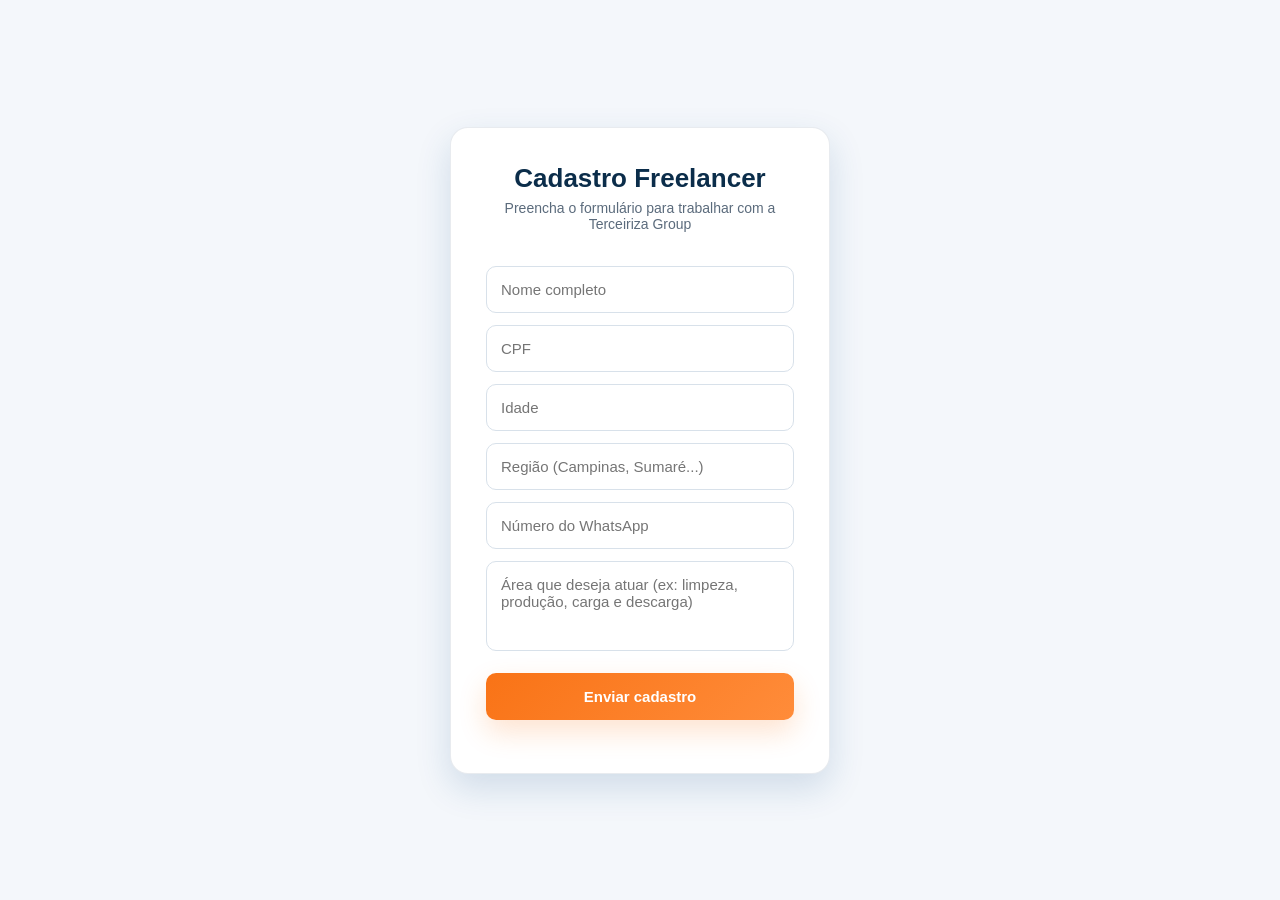
<file: registro.html>
<!DOCTYPE html>

<html lang="pt-BR">

<head>

<meta charset="UTF-8">
<meta name="viewport" content="width=device-width, initial-scale=1.0">

<title>Cadastro Freelancer | Terceiriza Group</title>

<link rel="stylesheet" href="style.css">

</head>

<body>

<div class="box">

<h2>Cadastro Freelancer</h2>

<p class="sub">
Preencha o formulário para trabalhar com a Terceiriza Group
</p>

<form id="f">

<input type="text" id="n" placeholder="Nome completo" required>

<input type="text" id="c" placeholder="CPF" required>

<input type="number" id="i" placeholder="Idade" required>

<input type="text" id="r" placeholder="Região (Campinas, Sumaré...)" required>

<input type="text" id="w" placeholder="Número do WhatsApp" required>

<textarea id="a" placeholder="Área que deseja atuar (ex: limpeza, produção, carga e descarga)" required></textarea>

<input type="text" id="website" style="display:none">

<button type="submit">
Enviar cadastro
</button>

</form>

<p id="msg"></p>

</div>

<script src="script.js"></script>

</body>
</html>
</file>
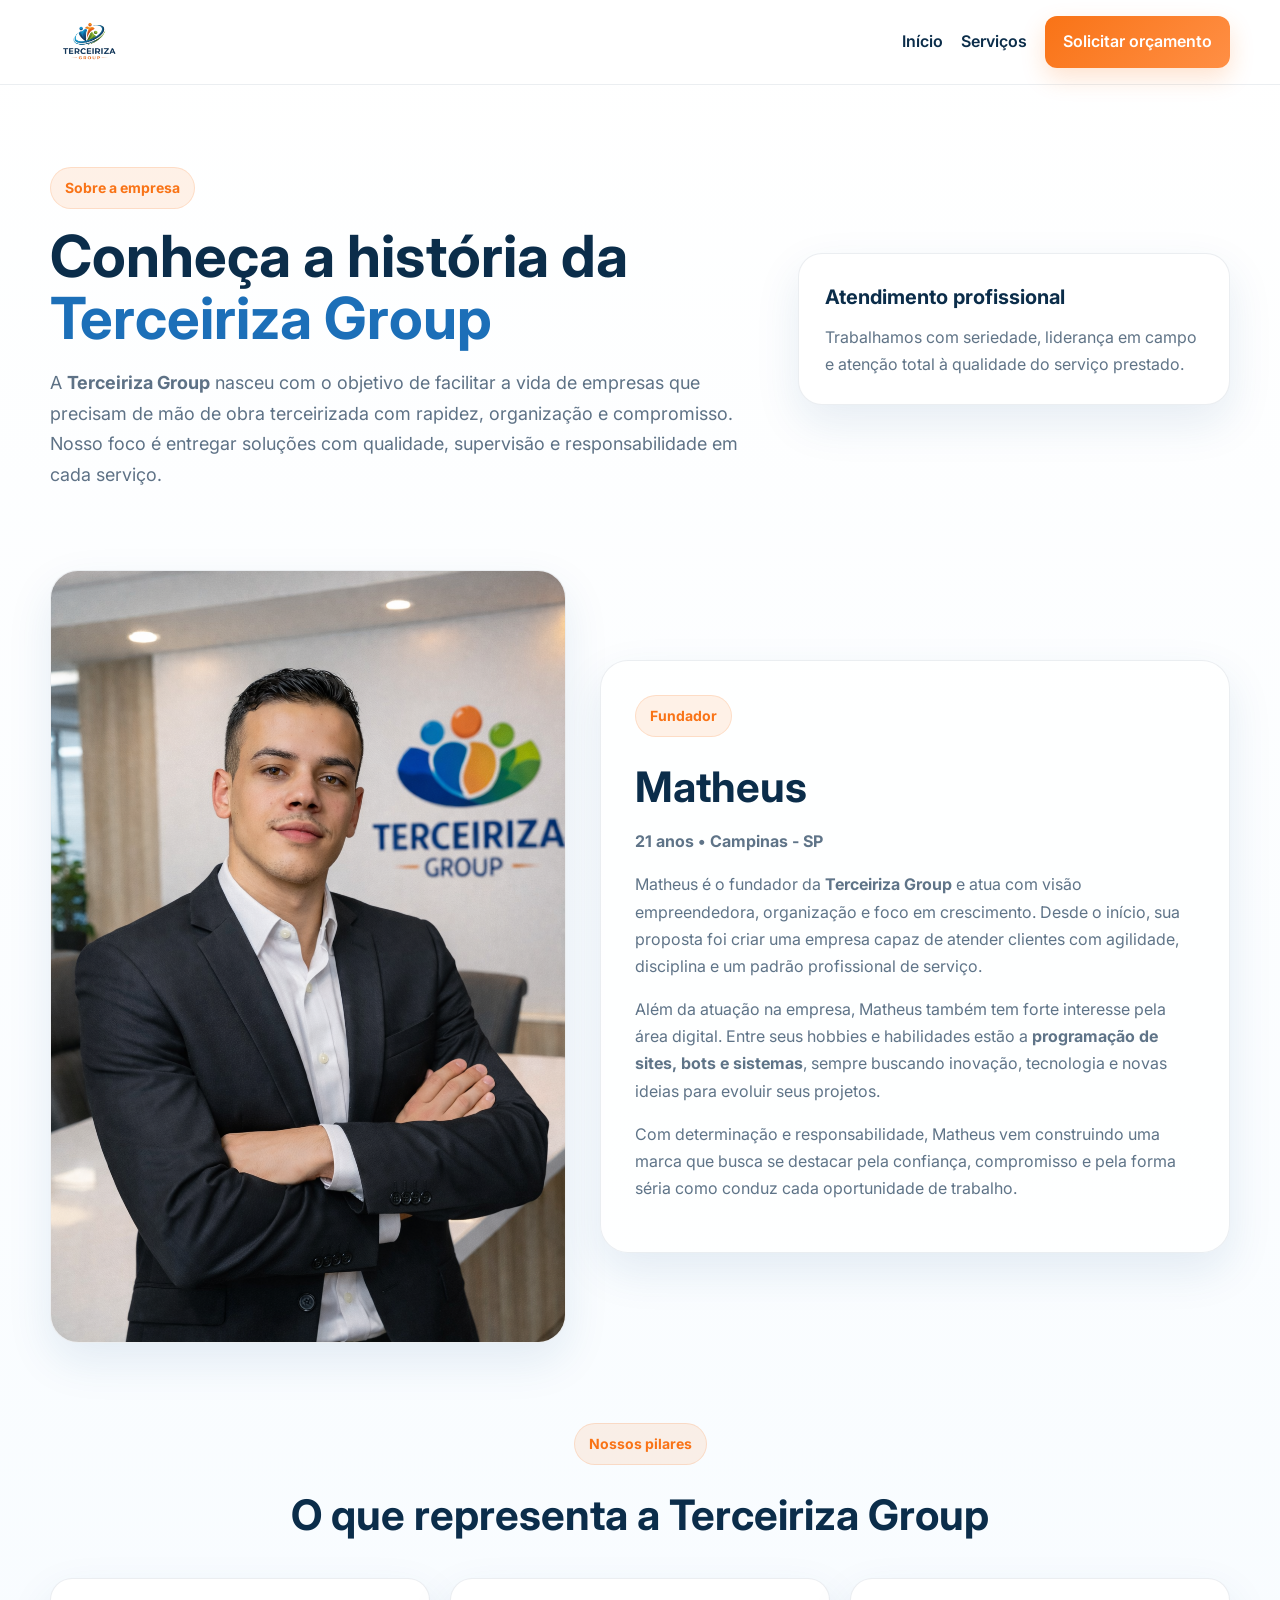
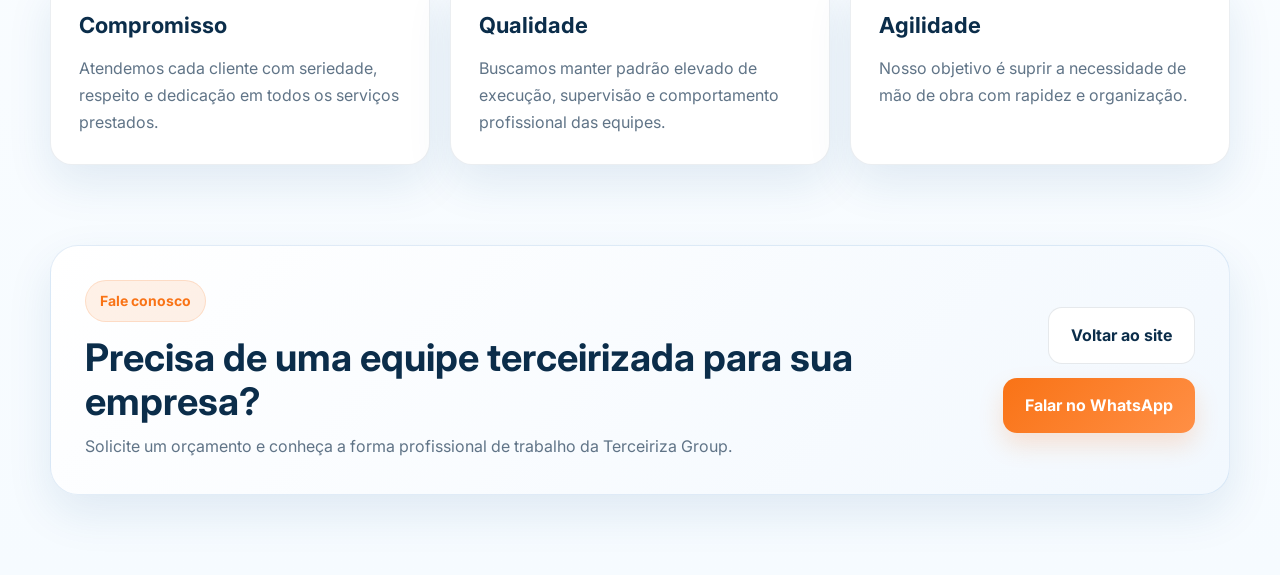
<file: sobre.html>
<!DOCTYPE html>
<html lang="pt-BR">
<head>
  <meta charset="UTF-8">
  <meta name="viewport" content="width=device-width, initial-scale=1.0">
  <title>Sobre | Terceiriza Group</title>
  <meta name="description" content="Conheça a história da Terceiriza Group e do fundador Matheus.">
  <link rel="preconnect" href="https://fonts.googleapis.com">
  <link rel="preconnect" href="https://fonts.gstatic.com" crossorigin>
  <link href="https://fonts.googleapis.com/css2?family=Inter:wght@400;500;600;700;800&display=swap" rel="stylesheet">
  <link rel="stylesheet" href="sobre.css">
</head>
<body>

  <header class="header">
    <div class="container header-content">
      <a href="https://terceirizagroup.site/" class="brand">
        <img src="assets/logo.png" alt="Terceiriza Group" class="logo">
      </a>

      <nav>
        <a href="https://terceirizagroup.site/">Início</a>
        <a href="https://terceirizagroup.site/#servicos">Serviços</a>
        <a href="https://terceirizagroup.site/#orcamento" class="btn-nav">Solicitar orçamento</a>
      </nav>
    </div>
  </header>

  <section class="hero">
    <div class="container hero-grid">
      <div class="hero-text">
        <span class="tag">Sobre a empresa</span>
        <h1>Conheça a história da <span>Terceiriza Group</span></h1>
        <p>
          A <strong>Terceiriza Group</strong> nasceu com o objetivo de facilitar a vida de empresas
          que precisam de mão de obra terceirizada com rapidez, organização e compromisso.
          Nosso foco é entregar soluções com qualidade, supervisão e responsabilidade em cada serviço.
        </p>
      </div>

      <div class="hero-card">
        <strong>Atendimento profissional</strong>
        <p>Trabalhamos com seriedade, liderança em campo e atenção total à qualidade do serviço prestado.</p>
      </div>
    </div>
  </section>

  <section class="founder">
    <div class="container founder-grid">
      <div class="photo-card">
        <img src="assets/fundador.png" alt="Foto do fundador Matheus" class="founder-photo">
      </div>

      <div class="founder-content">
        <span class="section-badge">Fundador</span>
        <h2>Matheus</h2>
        <p class="founder-meta">21 anos • Campinas - SP</p>

        <p>
          Matheus é o fundador da <strong>Terceiriza Group</strong> e atua com visão empreendedora,
          organização e foco em crescimento. Desde o início, sua proposta foi criar uma empresa
          capaz de atender clientes com agilidade, disciplina e um padrão profissional de serviço.
        </p>

        <p>
          Além da atuação na empresa, Matheus também tem forte interesse pela área digital.
          Entre seus hobbies e habilidades estão a <strong>programação de sites, bots e sistemas</strong>,
          sempre buscando inovação, tecnologia e novas ideias para evoluir seus projetos.
        </p>

        <p>
          Com determinação e responsabilidade, Matheus vem construindo uma marca que busca se destacar
          pela confiança, compromisso e pela forma séria como conduz cada oportunidade de trabalho.
        </p>
      </div>
    </div>
  </section>

  <section class="values">
    <div class="container">
      <div class="section-title">
        <span class="section-badge">Nossos pilares</span>
        <h2>O que representa a Terceiriza Group</h2>
      </div>

      <div class="cards">
        <div class="card">
          <h3>Compromisso</h3>
          <p>Atendemos cada cliente com seriedade, respeito e dedicação em todos os serviços prestados.</p>
        </div>

        <div class="card">
          <h3>Qualidade</h3>
          <p>Buscamos manter padrão elevado de execução, supervisão e comportamento profissional das equipes.</p>
        </div>

        <div class="card">
          <h3>Agilidade</h3>
          <p>Nosso objetivo é suprir a necessidade de mão de obra com rapidez e organização.</p>
        </div>
      </div>
    </div>
  </section>

  <section class="cta">
    <div class="container cta-box">
      <div>
        <span class="section-badge">Fale conosco</span>
        <h2>Precisa de uma equipe terceirizada para sua empresa?</h2>
        <p>Solicite um orçamento e conheça a forma profissional de trabalho da Terceiriza Group.</p>
      </div>

      <div class="cta-actions">
        <a href="https://terceirizagroup.site/" class="btn btn-outline">Voltar ao site</a>
        <a href="https://wa.me/5519988169447" class="btn btn-primary" target="_blank" rel="noopener noreferrer">Falar no WhatsApp</a>
      </div>
    </div>
  </section>

</body>
</html>
</file>
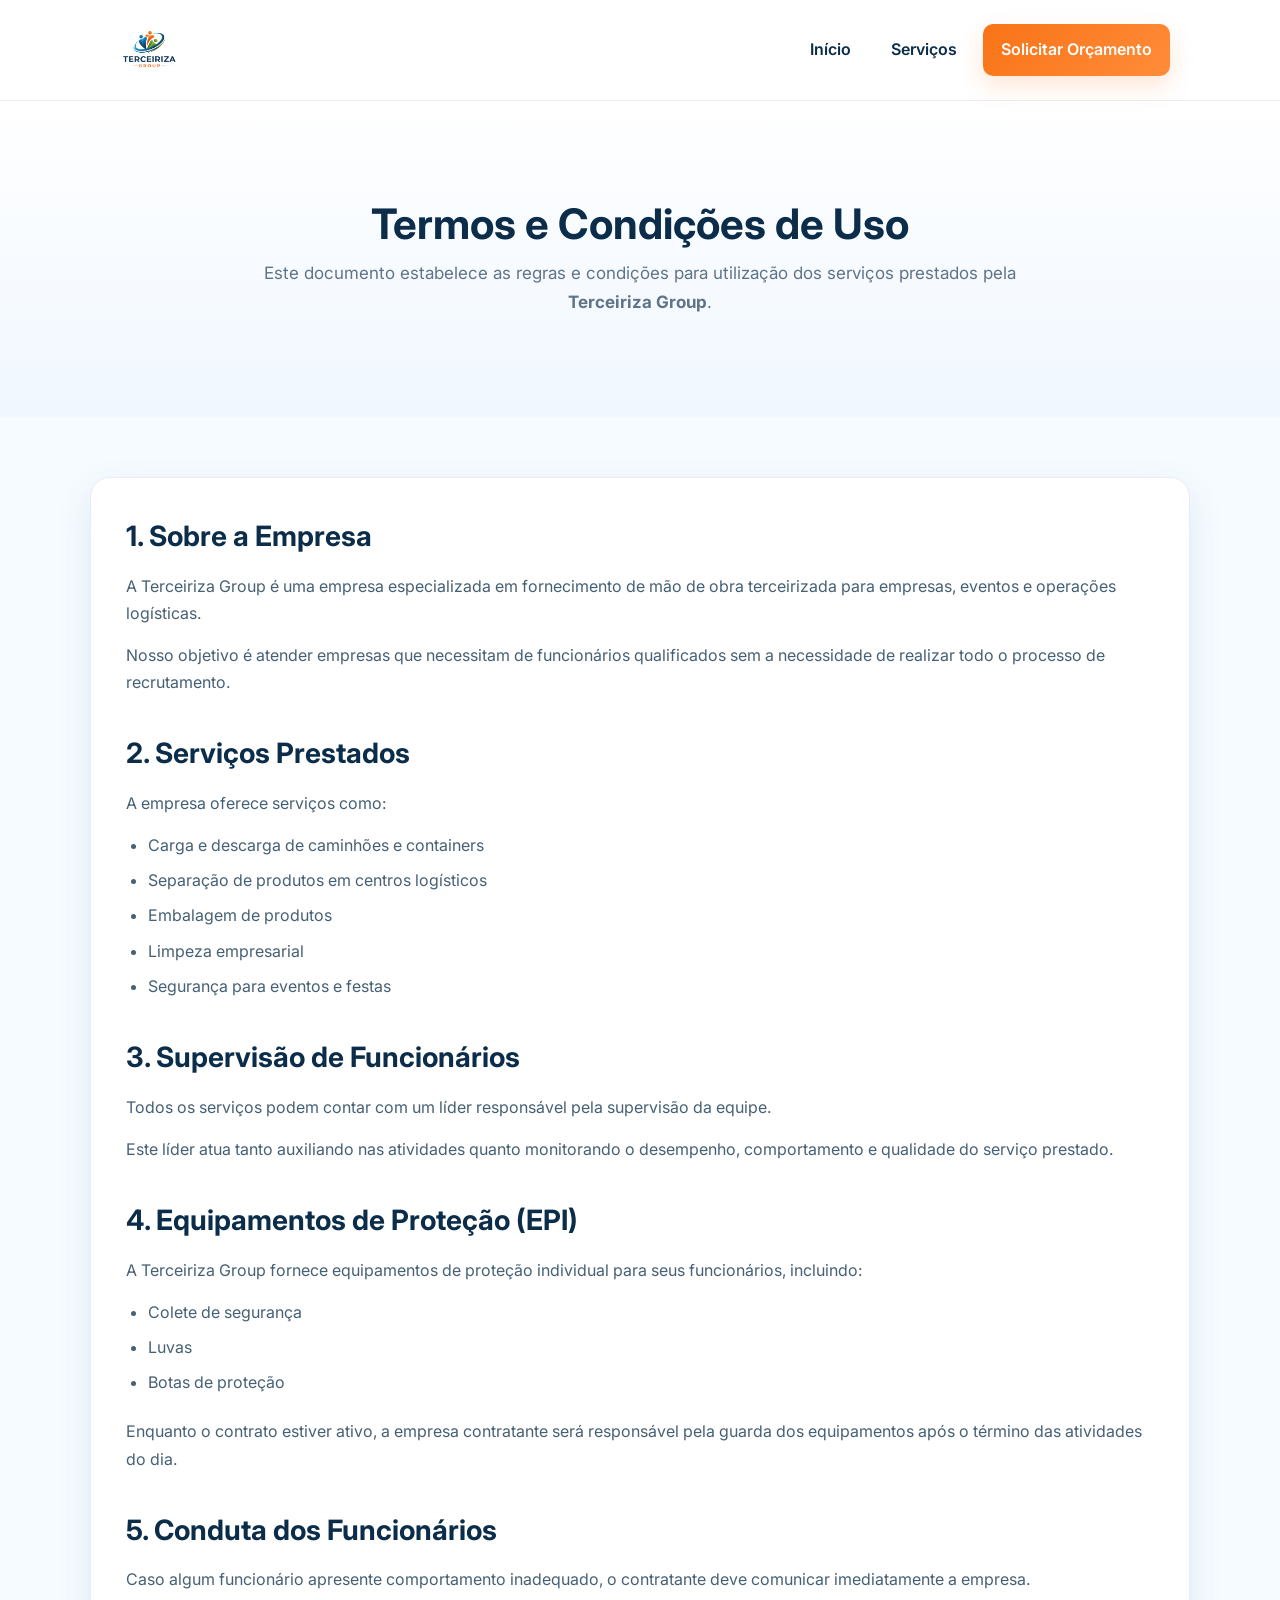
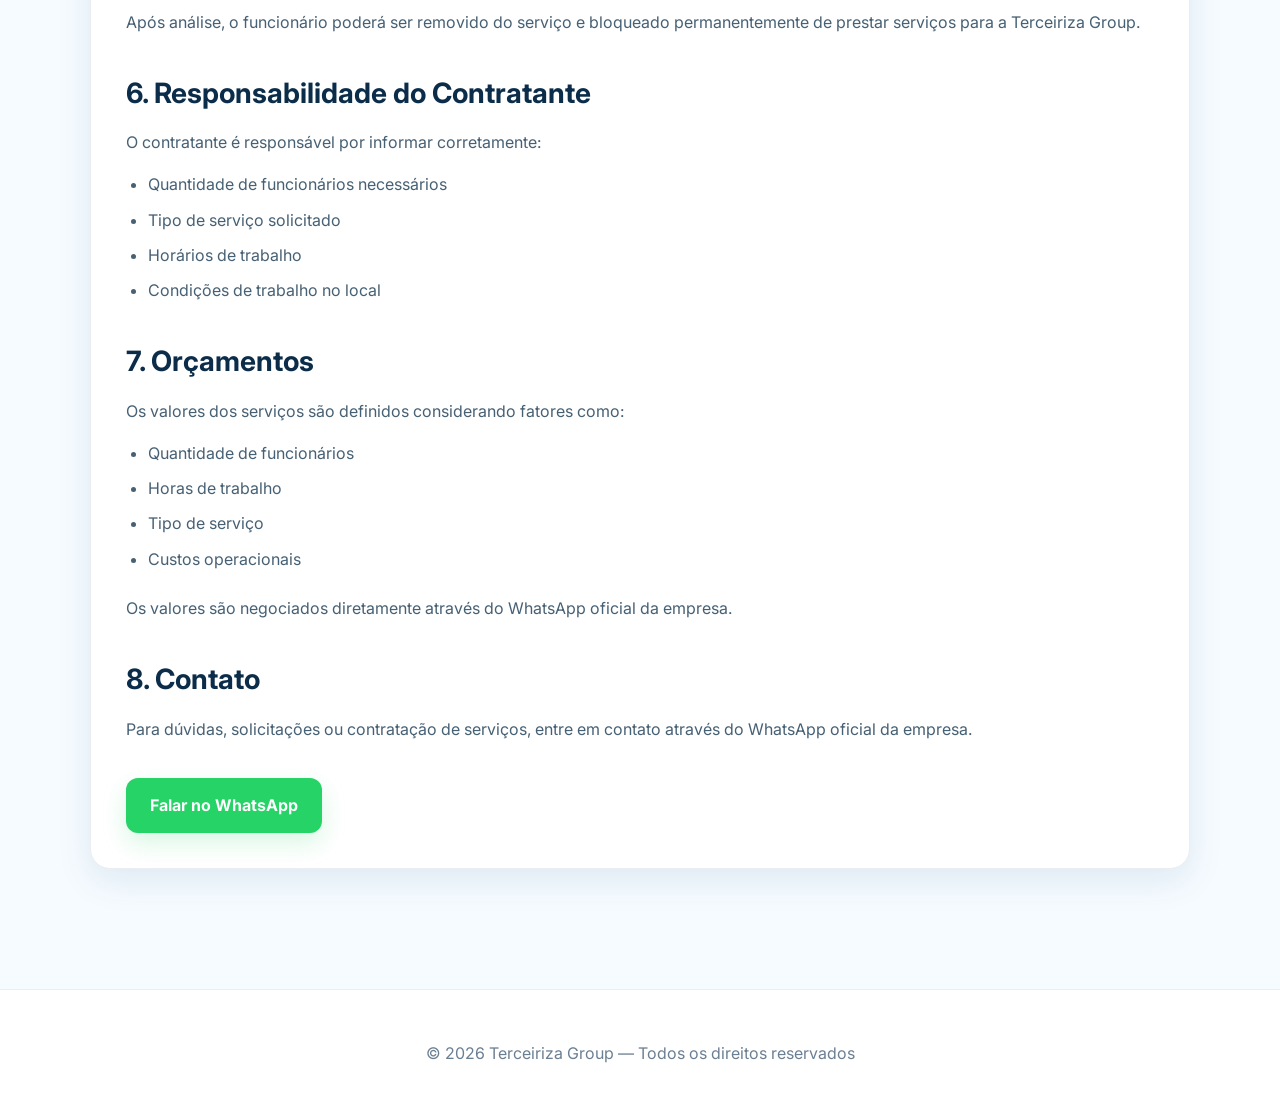
<file: termos.html>
<!DOCTYPE html>
<html lang="pt-BR">
<head>
<meta charset="UTF-8">
<meta name="viewport" content="width=device-width, initial-scale=1.0">

<title>Termos de Uso | Terceiriza Group</title>

<link rel="preconnect" href="https://fonts.googleapis.com">
<link href="https://fonts.googleapis.com/css2?family=Inter:wght@400;500;600;700;800&display=swap" rel="stylesheet">

<link rel="stylesheet" href="termos.css">
</head>

<body>

<header class="header">

<div class="container header-content">

<img src="assets/logo.png" class="logo">

<nav>
<a href="https://terceirizagroup.site/">Início</a>
<a href="https://terceirizagroup.site/#servicos">Serviços</a>
<a href="https://terceirizagroup.site/#orcamento" class="btn">Solicitar Orçamento</a>
</nav>

</div>

</header>


<section class="hero">

<div class="container">

<h1>Termos e Condições de Uso</h1>

<p>
Este documento estabelece as regras e condições para utilização
dos serviços prestados pela <strong>Terceiriza Group</strong>.
</p>

</div>

</section>



<section class="content">

<div class="container">

<h2>1. Sobre a Empresa</h2>

<p>
A Terceiriza Group é uma empresa especializada em fornecimento de mão de obra terceirizada
para empresas, eventos e operações logísticas.
</p>

<p>
Nosso objetivo é atender empresas que necessitam de funcionários
qualificados sem a necessidade de realizar todo o processo de recrutamento.
</p>



<h2>2. Serviços Prestados</h2>

<p>A empresa oferece serviços como:</p>

<ul>

<li>Carga e descarga de caminhões e containers</li>
<li>Separação de produtos em centros logísticos</li>
<li>Embalagem de produtos</li>
<li>Limpeza empresarial</li>
<li>Segurança para eventos e festas</li>

</ul>



<h2>3. Supervisão de Funcionários</h2>

<p>
Todos os serviços podem contar com um líder responsável pela supervisão da equipe.
</p>

<p>
Este líder atua tanto auxiliando nas atividades quanto monitorando
o desempenho, comportamento e qualidade do serviço prestado.
</p>



<h2>4. Equipamentos de Proteção (EPI)</h2>

<p>
A Terceiriza Group fornece equipamentos de proteção individual para seus funcionários,
incluindo:
</p>

<ul>

<li>Colete de segurança</li>
<li>Luvas</li>
<li>Botas de proteção</li>

</ul>

<p>
Enquanto o contrato estiver ativo, a empresa contratante será responsável
pela guarda dos equipamentos após o término das atividades do dia.
</p>



<h2>5. Conduta dos Funcionários</h2>

<p>
Caso algum funcionário apresente comportamento inadequado,
o contratante deve comunicar imediatamente a empresa.
</p>

<p>
Após análise, o funcionário poderá ser removido do serviço
e bloqueado permanentemente de prestar serviços para a Terceiriza Group.
</p>



<h2>6. Responsabilidade do Contratante</h2>

<p>
O contratante é responsável por informar corretamente:
</p>

<ul>

<li>Quantidade de funcionários necessários</li>
<li>Tipo de serviço solicitado</li>
<li>Horários de trabalho</li>
<li>Condições de trabalho no local</li>

</ul>



<h2>7. Orçamentos</h2>

<p>
Os valores dos serviços são definidos considerando fatores como:
</p>

<ul>

<li>Quantidade de funcionários</li>
<li>Horas de trabalho</li>
<li>Tipo de serviço</li>
<li>Custos operacionais</li>

</ul>

<p>
Os valores são negociados diretamente através do WhatsApp oficial da empresa.
</p>



<h2>8. Contato</h2>

<p>
Para dúvidas, solicitações ou contratação de serviços,
entre em contato através do WhatsApp oficial da empresa.
</p>

<a class="whatsapp-btn" href="https://wa.me/5519988169447">
Falar no WhatsApp
</a>

</div>

</section>



<footer class="footer">

<div class="container">

<p>
© 2026 Terceiriza Group — Todos os direitos reservados
</p>

</div>

</footer>

</body>
</html>
</file>
<file: style.css>
*{
margin:0;
padding:0;
box-sizing:border-box;
font-family:Inter,sans-serif;
}

:root{
--azul-1:#0b2d4a;
--azul-2:#1c6fb8;
--azul-3:#114f86;
--laranja:#f97316;
--laranja-2:#ff8c3a;
--branco:#ffffff;
--bg:#f4f7fb;
--bg-2:#eef3f9;
--texto:#1e293b;
--texto-suave:#5b6b7c;
--borda:rgba(30,58,95,.10);
--sombra:0 10px 30px rgba(0,0,0,.08);
--sombra-forte:0 14px 35px rgba(17,79,134,.16);
}

body{

background:var(--bg);

display:flex;
align-items:center;
justify-content:center;

min-height:100vh;

color:var(--texto);

}

/* CARD DO FORMULÁRIO */

.box{

background:white;

padding:35px;

border-radius:18px;

width:380px;

box-shadow:var(--sombra-forte);

border:1px solid var(--borda);

}

/* TITULO */

h2{

text-align:center;

margin-bottom:6px;

font-size:26px;

color:var(--azul-1);

font-weight:800;

}

.sub{

text-align:center;

font-size:14px;

color:var(--texto-suave);

margin-bottom:22px;

}

/* INPUTS */

input,
textarea{

width:100%;

padding:14px;

margin-top:12px;

border-radius:10px;

border:1px solid #d8e1ea;

background:white;

font-size:15px;

color:var(--texto);

outline:none;

transition:.2s ease;

}

textarea{

height:90px;
resize:none;

}

/* FOCUS INPUT */

input:focus,
textarea:focus{

border-color:var(--azul-2);

box-shadow:0 0 0 4px rgba(28,111,184,.10);

}

/* BOTÃO */

button{

width:100%;

margin-top:18px;

padding:15px;

background:linear-gradient(135deg,var(--laranja),var(--laranja-2));

border:none;

border-radius:10px;

font-weight:700;

font-size:15px;

cursor:pointer;

color:white;

transition:.25s ease;

box-shadow:0 12px 28px rgba(249,115,22,.20);

}

button:hover{

transform:translateY(-2px);

box-shadow:0 16px 32px rgba(249,115,22,.28);

}

/* MENSAGEM */

#msg{

margin-top:18px;

text-align:center;

font-size:14px;

color:var(--texto-suave);

}

/* RESPONSIVO */

@media(max-width:500px){

.box{

width:90%;

padding:28px;

}

}
</file>
<file: sobre.css>
*{
  margin:0;
  padding:0;
  box-sizing:border-box;
  font-family:'Inter',sans-serif;
}

:root{
  --blue:#0b2d4a;
  --blue-2:#1c6fb8;
  --orange:#f97316;
  --orange-2:#ff8f45;
  --white:#ffffff;
  --bg:#f6fbff;
  --soft:#6d8092;
  --border:rgba(11,45,74,.08);
  --shadow:0 18px 45px rgba(17,79,134,.10);
}

body{
  background:linear-gradient(180deg,#ffffff 0%, #f6fbff 100%);
  color:#17324a;
  line-height:1.7;
}

.container{
  width:min(1180px, calc(100% - 32px));
  margin:0 auto;
}

.header{
  position:sticky;
  top:0;
  z-index:50;
  background:rgba(255,255,255,.92);
  backdrop-filter:blur(10px);
  border-bottom:1px solid var(--border);
}

.header-content{
  min-height:84px;
  display:flex;
  align-items:center;
  justify-content:space-between;
  gap:20px;
}

.logo{
  height:60px;
  display:block;
}

nav{
  display:flex;
  align-items:center;
  gap:18px;
}

nav a{
  text-decoration:none;
  color:var(--blue);
  font-weight:600;
}

.btn-nav{
  background:linear-gradient(135deg,var(--orange),var(--orange-2));
  color:var(--white);
  padding:12px 18px;
  border-radius:12px;
  box-shadow:0 10px 24px rgba(249,115,22,.20);
}

.hero{
  padding:82px 0 50px;
}

.hero-grid{
  display:grid;
  grid-template-columns:1.25fr .75fr;
  gap:28px;
  align-items:center;
}

.tag,
.section-badge{
  display:inline-flex;
  padding:8px 14px;
  border-radius:999px;
  font-size:14px;
  font-weight:700;
  color:var(--orange);
  background:rgba(249,115,22,.10);
  border:1px solid rgba(249,115,22,.16);
}

.hero h1{
  font-size:clamp(36px,5vw,58px);
  line-height:1.08;
  margin:16px 0 18px;
  color:var(--blue);
}

.hero h1 span{
  color:var(--blue-2);
}

.hero p{
  max-width:720px;
  font-size:18px;
  color:#5e7286;
}

.hero-card{
  background:var(--white);
  border:1px solid var(--border);
  border-radius:24px;
  padding:26px;
  box-shadow:var(--shadow);
}

.hero-card strong{
  display:block;
  font-size:20px;
  color:var(--blue);
  margin-bottom:10px;
}

.hero-card p{
  color:#607487;
  font-size:16px;
}

.founder{
  padding:30px 0 70px;
}

.founder-grid{
  display:grid;
  grid-template-columns:.9fr 1.1fr;
  gap:34px;
  align-items:center;
}

.photo-card{
  background:var(--white);
  border:1px solid var(--border);
  border-radius:28px;
  overflow:hidden;
  box-shadow:var(--shadow);
  min-height:540px;
  display:flex;
  align-items:center;
  justify-content:center;
}

.founder-photo{
  width:100%;
  height:100%;
  object-fit:cover;
  display:block;
}

.founder-content{
  background:rgba(255,255,255,.72);
  border:1px solid var(--border);
  border-radius:28px;
  padding:34px;
  box-shadow:var(--shadow);
}

.founder-content h2{
  font-size:42px;
  color:var(--blue);
  margin:14px 0 6px;
}

.founder-meta{
  color:var(--orange);
  font-weight:700;
  margin-bottom:18px;
}

.founder-content p{
  color:#5f7488;
  margin-bottom:16px;
}

.values{
  padding:10px 0 80px;
}

.section-title{
  text-align:center;
  margin-bottom:28px;
}

.section-title h2{
  font-size:clamp(28px,4vw,42px);
  color:var(--blue);
  margin-top:14px;
}

.cards{
  display:grid;
  grid-template-columns:repeat(3,1fr);
  gap:20px;
}

.card{
  background:var(--white);
  border:1px solid var(--border);
  border-radius:22px;
  padding:28px;
  box-shadow:var(--shadow);
}

.card h3{
  color:var(--blue);
  font-size:22px;
  margin-bottom:10px;
}

.card p{
  color:#607487;
}

.cta{
  padding:0 0 80px;
}

.cta-box{
  background:linear-gradient(135deg,#ffffff,#f2f8fe);
  border:1px solid rgba(28,111,184,.12);
  border-radius:28px;
  box-shadow:var(--shadow);
  padding:34px;
  display:flex;
  align-items:center;
  justify-content:space-between;
  gap:24px;
}

.cta-box h2{
  color:var(--blue);
  font-size:clamp(26px,4vw,38px);
  line-height:1.15;
  margin:14px 0 10px;
}

.cta-box p{
  color:#607487;
}

.cta-actions{
  display:flex;
  gap:14px;
  flex-wrap:wrap;
  justify-content:flex-end;
}

.btn{
  text-decoration:none;
  padding:14px 22px;
  border-radius:14px;
  font-weight:700;
  transition:.2s ease;
  white-space:nowrap;
}

.btn-primary{
  color:var(--white);
  background:linear-gradient(135deg,var(--orange),var(--orange-2));
  box-shadow:0 12px 24px rgba(249,115,22,.18);
}

.btn-outline{
  color:var(--blue);
  background:var(--white);
  border:1px solid rgba(11,45,74,.10);
}

.btn:hover,
.btn-nav:hover{
  transform:translateY(-2px);
}

@media (max-width:980px){
  .hero-grid,
  .founder-grid,
  .cta-box{
    grid-template-columns:1fr;
    flex-direction:column;
    align-items:flex-start;
  }

  .cards{
    grid-template-columns:1fr;
  }

  .photo-card{
    min-height:420px;
  }

  .cta-actions{
    justify-content:flex-start;
  }
}

@media (max-width:760px){
  .header-content{
    flex-direction:column;
    justify-content:center;
    padding:14px 0;
  }

  nav{
    flex-wrap:wrap;
    justify-content:center;
  }

  .founder-content{
    padding:24px;
  }

  .hero{
    padding-top:48px;
  }
}
</file>
<file: termos.css>
*{
margin:0;
padding:0;
box-sizing:border-box;
font-family:'Inter',sans-serif;
}

:root{
--blue:#0b2d4a;
--blue2:#1c6fb8;
--orange:#f97316;
--orange2:#ff8c3a;
--bg:#f6fbff;
--text:#17324a;
--muted:#5f7488;
--border:rgba(11,45,74,.08);
--shadow:0 12px 35px rgba(17,79,134,.10);
}

body{
background:var(--bg);
color:var(--text);
line-height:1.7;
}

.container{
max-width:1100px;
margin:auto;
padding:20px;
}

.header{
background:rgba(255,255,255,.96);
backdrop-filter:blur(8px);
border-bottom:1px solid var(--border);
position:sticky;
top:0;
z-index:1000;
}

.header-content{
display:flex;
align-items:center;
justify-content:space-between;
gap:20px;
min-height:86px;
}

.logo{
height:60px;
display:block;
}

nav{
display:flex;
align-items:center;
gap:12px;
flex-wrap:wrap;
justify-content:flex-end;
}

nav a{
text-decoration:none;
color:var(--blue);
font-weight:600;
padding:10px 14px;
border-radius:10px;
transition:.2s ease;
}

nav a:hover{
background:rgba(11,45,74,.05);
}

.btn{
background:linear-gradient(135deg,var(--orange),var(--orange2));
color:white;
padding:12px 18px;
border-radius:10px;
box-shadow:0 10px 24px rgba(249,115,22,.18);
white-space:nowrap;
}

.hero{
padding:80px 0;
text-align:center;
background:linear-gradient(180deg,#ffffff,#f0f7ff);
}

.hero h1{
font-size:42px;
margin-bottom:12px;
color:var(--blue);
line-height:1.1;
}

.hero p{
max-width:760px;
margin:auto;
color:var(--muted);
font-size:17px;
}

.content{
padding:60px 0;
}

.content .container{
background:white;
border:1px solid var(--border);
border-radius:20px;
box-shadow:var(--shadow);
padding:35px;
}

.content h2{
margin-top:34px;
margin-bottom:12px;
color:var(--blue);
font-size:28px;
}

.content h2:first-child{
margin-top:0;
}

.content p{
margin-bottom:15px;
color:#466074;
}

.content ul{
margin-left:22px;
margin-bottom:22px;
color:#466074;
}

.content li{
margin-bottom:8px;
}

.whatsapp-btn{
display:inline-flex;
align-items:center;
justify-content:center;
margin-top:20px;
background:#25D366;
color:white;
padding:14px 24px;
border-radius:12px;
text-decoration:none;
font-weight:700;
box-shadow:0 10px 24px rgba(37,211,102,.18);
transition:.2s ease;
}

.whatsapp-btn:hover{
transform:translateY(-2px);
}

.footer{
margin-top:60px;
padding:30px 0;
background:white;
border-top:1px solid var(--border);
text-align:center;
color:#6b7f92;
}

@media(max-width:900px){

.header-content{
flex-direction:column;
justify-content:center;
padding:14px 0;
}

nav{
justify-content:center;
width:100%;
}

.hero{
padding:60px 0;
}

.hero h1{
font-size:34px;
}

.content .container{
padding:24px;
}

}

@media(max-width:600px){

.container{
padding:16px;
}

.logo{
height:52px;
}

nav{
flex-direction:column;
align-items:stretch;
gap:10px;
}

nav a{
text-align:center;
width:100%;
}

.btn{
width:100%;
padding:14px 18px;
}

.hero h1{
font-size:30px;
}

.hero p{
font-size:15px;
}

.content{
padding:40px 0;
}

.content .container{
padding:20px 16px;
border-radius:16px;
}

.content h2{
font-size:22px;
}

.whatsapp-btn{
width:100%;
}

}
</file>
